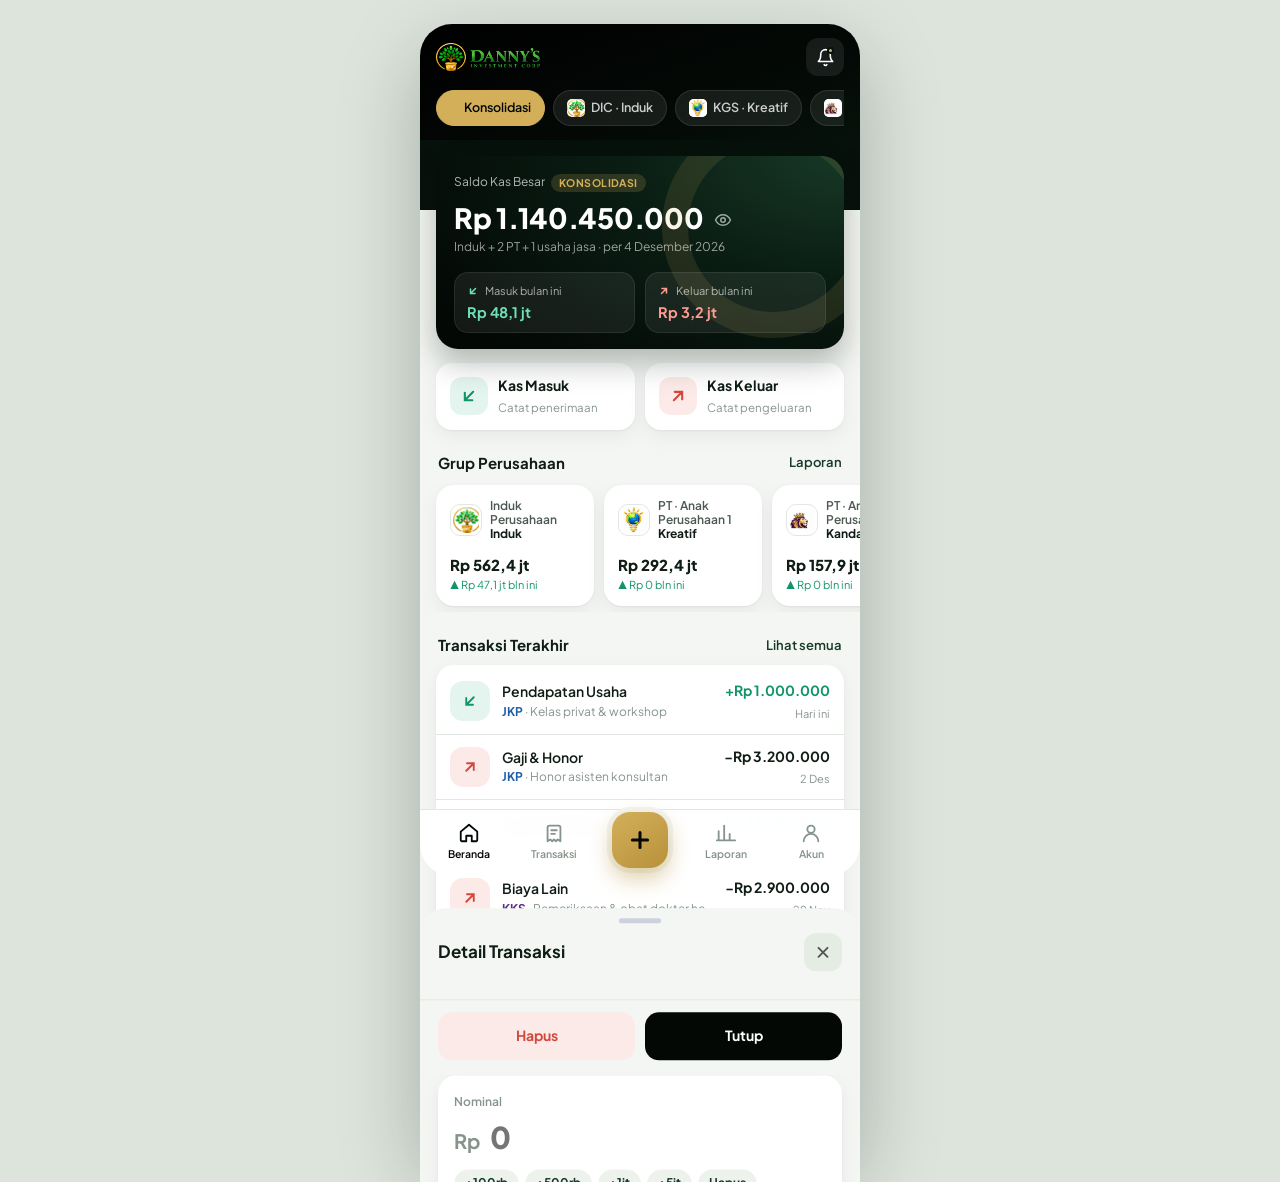
<file: investment_corp.html>
<!DOCTYPE html>
<html lang="id">
<head>
<meta charset="UTF-8">
<meta name="viewport" content="width=device-width, initial-scale=1, viewport-fit=cover">
<meta name="theme-color" content="#07130D">
<meta name="apple-mobile-web-app-capable" content="yes">
<meta name="apple-mobile-web-app-status-bar-style" content="black-translucent">
<title>Kas Besar · Dannys Investment Corp</title>
<link rel="icon" type="image/png" href="assets/img/dic-icon.png">
<link rel="preconnect" href="https://fonts.googleapis.com">
<link rel="preconnect" href="https://fonts.gstatic.com" crossorigin>
<link href="https://fonts.googleapis.com/css2?family=Plus+Jakarta+Sans:wght@400;500;600;700;800&display=swap" rel="stylesheet">
<style>
  :root{
    --navy:#030805; --navy-2:#06110B; --navy-3:#163A27;
    --gold:#D4AF5A; --gold-2:#B8913A; --gold-soft:#F6EFDD;
    --bg:#F3F6F2; --card:#FFFFFF; --ink:#0F1D15; --ink-2:#4A5A50; --ink-3:#86958B;
    --line:#E2E8E1;
    --in:#12946B; --in-soft:#E3F5EE;
    --out:#D2483D; --out-soft:#FCEAE8;
    --radius:18px;
    --shadow:0 1px 2px rgba(15,29,21,.05), 0 6px 20px rgba(15,29,21,.06);
    --safe-b:env(safe-area-inset-bottom, 0px);
  }
  *{box-sizing:border-box;-webkit-tap-highlight-color:transparent}
  html,body{margin:0;padding:0}
  body{
    font-family:"Plus Jakarta Sans",system-ui,-apple-system,"Segoe UI",Roboto,sans-serif;
    background:#DCE4DC; color:var(--ink); font-size:15px; line-height:1.4;
    -webkit-font-smoothing:antialiased;
  }
  button,input,select,textarea{font:inherit;color:inherit}
  button{cursor:pointer;border:0;background:none;padding:0}

  /* phone frame on desktop, full-bleed on mobile */
  .app{
    max-width:440px; min-height:100vh; margin:0 auto; background:var(--bg);
    position:relative; overflow-x:hidden; padding-bottom:calc(92px + var(--safe-b));
  }
  @media (min-width:600px){
    body{padding:24px 0}
    .app{min-height:calc(100vh - 48px); border-radius:32px; box-shadow:0 30px 80px rgba(7,19,13,.25); overflow:hidden}
  }

  /* ---------- Header ---------- */
  .header{
    background:linear-gradient(160deg,#000 0%,var(--navy) 60%,var(--navy-2) 100%);
    color:#fff; padding:calc(14px + env(safe-area-inset-top,0px)) 16px 0; position:sticky; top:0; z-index:20;
  }
  .brand-row{display:flex;align-items:center;gap:10px}
  .logo-mark{width:40px;height:40px;flex:none}
  .brand-logo{height:28px;width:auto;display:block;flex:none}
  .wordmark{display:flex;flex-direction:column;line-height:1}
  .wordmark b{font-weight:800;letter-spacing:.16em;font-size:15px}
  .wordmark span{font-size:9.5px;letter-spacing:.28em;color:var(--gold);font-weight:700;margin-top:4px}
  .brand-row .spacer{flex:1}
  .icon-btn{width:38px;height:38px;border-radius:12px;display:grid;place-items:center;background:rgba(255,255,255,.08);color:#fff;position:relative}
  .icon-btn .dot{position:absolute;top:9px;right:10px;width:7px;height:7px;border-radius:50%;background:var(--gold);border:2px solid var(--navy-2)}
  .scope{display:flex;gap:8px;overflow-x:auto;padding:14px 0 14px;scrollbar-width:none}
  .scope::-webkit-scrollbar{display:none}
  .chip{
    flex:none;padding:8px 13px;border-radius:999px;font-size:12.5px;font-weight:600;
    background:rgba(255,255,255,.08);color:rgba(255,255,255,.78);border:1px solid rgba(255,255,255,.1);
    display:flex;align-items:center;gap:6px;white-space:nowrap;
  }
  .chip i{width:8px;height:8px;border-radius:50%;display:inline-block}
  .chip img{width:18px;height:18px;border-radius:5px;background:#fff;object-fit:contain;margin:-2px 0}
  .variants .unit{background:#fff;padding:8px;overflow:hidden;position:relative}
  .variants .unit img{position:absolute;inset:8px;width:calc(100% - 16px);height:calc(100% - 16px);object-fit:contain}
  .chip.active{background:var(--gold);color:var(--navy);border-color:var(--gold)}

  /* ---------- Layout ---------- */
  .view{display:none;padding:0 16px}
  .view.active{display:block;animation:fade .25s ease}
  @keyframes fade{from{opacity:0;transform:translateY(6px)}to{opacity:1;transform:none}}
  .section-title{display:flex;align-items:center;justify-content:space-between;margin:22px 2px 10px}
  .section-title h3{margin:0;font-size:15px;font-weight:700}
  .section-title a,.link{color:var(--navy-3);font-size:13px;font-weight:600;text-decoration:none}
  .card{background:var(--card);border-radius:var(--radius);box-shadow:var(--shadow)}

  /* ---------- Balance ---------- */
  .hero-bg{background:linear-gradient(180deg,var(--navy-3) 0,var(--navy-3) 0) ;margin:0 -16px;padding:0 16px;
    background:linear-gradient(180deg,#06110B 0 70px,transparent 70px)}
  .balance{
    position:relative;overflow:hidden;border-radius:22px;padding:18px 18px 16px;color:#fff;
    background:radial-gradient(120% 140% at 100% 0%,#173826 0%,#0A1D13 45%,#030805 100%);
    box-shadow:0 14px 30px rgba(7,19,13,.28);
  }
  .balance::after{content:"";position:absolute;right:-40px;top:-40px;width:170px;height:170px;border-radius:50%;
    border:26px solid rgba(212,175,90,.12)}
  .balance .lbl{font-size:12px;color:rgba(255,255,255,.7);display:flex;align-items:center;gap:6px}
  .balance .lbl .tag{background:rgba(212,175,90,.18);color:var(--gold);padding:2px 8px;border-radius:999px;font-weight:700;font-size:10.5px;letter-spacing:.04em}
  .balance .amt{font-size:28px;font-weight:800;letter-spacing:-.01em;margin:6px 0 2px;display:flex;align-items:center;gap:10px}
  .balance .amt button{color:rgba(255,255,255,.6)}
  .balance .sub{font-size:12px;color:rgba(255,255,255,.6)}
  .flow{display:grid;grid-template-columns:1fr 1fr;gap:10px;margin-top:16px;position:relative;z-index:1}
  .flow div{background:rgba(255,255,255,.07);border:1px solid rgba(255,255,255,.08);border-radius:14px;padding:10px 12px}
  .flow small{display:flex;align-items:center;gap:6px;font-size:11px;color:rgba(255,255,255,.65)}
  .flow b{display:block;font-size:14.5px;margin-top:3px}
  .flow .up{color:#6FE0B6} .flow .down{color:#FF9C92}

  .actions{display:grid;grid-template-columns:1fr 1fr;gap:10px;margin-top:14px}
  .act{display:flex;align-items:center;gap:10px;padding:13px 14px;border-radius:16px;background:var(--card);box-shadow:var(--shadow);text-align:left}
  .act .ic{width:38px;height:38px;border-radius:12px;display:grid;place-items:center;flex:none}
  .act.in .ic{background:var(--in-soft);color:var(--in)}
  .act.out .ic{background:var(--out-soft);color:var(--out)}
  .act b{display:block;font-size:14px}
  .act small{color:var(--ink-3);font-size:11.5px}
  .act:active{transform:scale(.98)}

  /* subsidiaries */
  .subs{display:flex;gap:10px;overflow-x:auto;margin:0 -16px;padding:2px 16px 6px;scrollbar-width:none}
  .subs::-webkit-scrollbar{display:none}
  .sub-card{flex:none;width:158px;padding:14px;text-align:left}
  .sub-card .top{display:flex;align-items:center;gap:8px;margin-bottom:12px}
  .badge.has-img{background:#fff;border:1px solid var(--line);padding:2px;overflow:hidden}
  .badge.has-img img{width:100%;height:100%;object-fit:contain}
  .badge{width:32px;height:32px;border-radius:10px;display:grid;place-items:center;color:#fff;font-size:10.5px;font-weight:800;letter-spacing:.03em;flex:none}
  .sub-card .nm{font-size:12px;font-weight:600;color:var(--ink-2);line-height:1.2}
  .sub-card .v{font-size:15px;font-weight:800}
  .sub-card .d{font-size:11px;margin-top:2px}
  .pos{color:var(--in)} .neg{color:var(--out)}

  /* ---------- Transactions ---------- */
  .tx-list{padding:4px 0}
  .tx{display:flex;align-items:center;gap:12px;padding:12px 14px;width:100%;text-align:left}
  .tx + .tx{border-top:1px solid var(--line)}
  .tx .ic{width:40px;height:40px;border-radius:13px;display:grid;place-items:center;flex:none}
  .tx.in .ic{background:var(--in-soft);color:var(--in)}
  .tx.out .ic{background:var(--out-soft);color:var(--out)}
  .tx .mid{flex:1;min-width:0}
  .tx .t{font-weight:600;font-size:14px;white-space:nowrap;overflow:hidden;text-overflow:ellipsis}
  .tx .s{font-size:12px;color:var(--ink-3);white-space:nowrap;overflow:hidden;text-overflow:ellipsis;margin-top:2px}
  .tx .s .co{font-weight:700;color:var(--ink-2)}
  .tx .r{text-align:right;flex:none}
  .tx .r b{font-size:14px;display:block}
  .tx.in .r b{color:var(--in)} .tx.out .r b{color:var(--ink)}
  .tx .r small{font-size:11px;color:var(--ink-3)}
  .day-head{display:flex;justify-content:space-between;align-items:baseline;margin:18px 4px 8px;font-size:12.5px}
  .day-head b{font-weight:700;color:var(--ink-2)}
  .day-head span{color:var(--ink-3);font-weight:600}
  .empty{padding:36px 20px;text-align:center;color:var(--ink-3);font-size:13px}

  .toolbar{display:flex;gap:8px;margin-top:16px}
  .search{flex:1;display:flex;align-items:center;gap:8px;background:var(--card);border-radius:14px;padding:0 12px;box-shadow:var(--shadow);height:44px;color:var(--ink-3)}
  .search input{border:0;outline:0;background:none;flex:1;min-width:0;color:var(--ink)}
  .seg{display:grid;grid-template-columns:repeat(3,1fr);background:#E5ECE4;border-radius:13px;padding:4px;margin-top:12px}
  .seg button{padding:8px 0;border-radius:10px;font-size:13px;font-weight:600;color:var(--ink-2)}
  .seg button.active{background:#fff;color:var(--navy);box-shadow:0 1px 4px rgba(15,29,21,.1)}
  .sum-strip{display:grid;grid-template-columns:1fr 1fr 1fr;gap:8px;margin-top:12px}
  .sum-strip div{background:var(--card);border-radius:14px;padding:10px;box-shadow:var(--shadow)}
  .sum-strip small{font-size:10.5px;color:var(--ink-3);font-weight:600;text-transform:uppercase;letter-spacing:.05em}
  .sum-strip b{display:block;font-size:13px;margin-top:3px}

  /* ---------- Report ---------- */
  .period{display:flex;align-items:center;justify-content:space-between;margin-top:16px;background:var(--card);border-radius:14px;padding:6px;box-shadow:var(--shadow)}
  .period button{width:38px;height:38px;border-radius:10px;display:grid;place-items:center;color:var(--ink-2)}
  .period button:disabled{opacity:.3}
  .period b{font-size:14px}
  .stmt{padding:6px 16px;margin-top:12px}
  .stmt .row{display:flex;justify-content:space-between;padding:11px 0;font-size:14px}
  .stmt .row + .row{border-top:1px dashed var(--line)}
  .stmt .row span{color:var(--ink-2)}
  .stmt .row.total{border-top:1.5px solid var(--ink)!important;font-weight:800}
  .stmt .row.total span{color:var(--ink)}
  .chart{padding:16px}
  .chart .legend{display:flex;gap:14px;font-size:12px;color:var(--ink-2);margin-bottom:12px}
  .chart .legend i{display:inline-block;width:10px;height:10px;border-radius:3px;margin-right:5px;vertical-align:-1px}
  .bars{display:grid;grid-template-columns:repeat(6,1fr);gap:6px;height:150px;align-items:end;border-bottom:1px solid var(--line)}
  .bar-grp{display:flex;gap:3px;align-items:end;justify-content:center;height:100%}
  .bar-grp span{width:11px;border-radius:5px 5px 2px 2px;min-height:3px;transition:height .4s ease}
  .bar-grp .bi{background:var(--in)} .bar-grp .bo{background:var(--out)}
  .bar-grp.cur span{box-shadow:0 0 0 2px #fff,0 0 0 3.5px var(--gold)}
  .bar-lbl{display:grid;grid-template-columns:repeat(6,1fr);gap:6px;margin-top:6px;text-align:center;font-size:11px;color:var(--ink-3);font-weight:600}
  .co-row{display:flex;align-items:center;gap:12px;padding:12px 14px}
  .co-row + .co-row{border-top:1px solid var(--line)}
  .co-row .mid{flex:1;min-width:0}
  .co-row .nm{font-size:13.5px;font-weight:600;white-space:nowrap;overflow:hidden;text-overflow:ellipsis}
  .co-row .meta{font-size:11.5px;color:var(--ink-3);margin-top:2px}
  .co-row .r{text-align:right}
  .co-row .r b{font-size:14px}
  .cat-row{padding:10px 16px}
  .cat-row .top{display:flex;justify-content:space-between;font-size:13px;margin-bottom:6px}
  .cat-row .top span{color:var(--ink-2)}
  .track{height:7px;border-radius:99px;background:#EDF0F5;overflow:hidden}
  .track i{display:block;height:100%;border-radius:99px;background:linear-gradient(90deg,var(--out),#E9776C)}
  .btn-row{display:grid;grid-template-columns:1fr 1fr;gap:10px;margin-top:16px}
  .btn{height:48px;border-radius:14px;font-weight:700;font-size:14px;display:flex;align-items:center;justify-content:center;gap:8px}
  .btn.primary{background:var(--navy);color:#fff}
  .btn.ghost{background:var(--card);color:var(--navy);box-shadow:var(--shadow)}
  .btn.gold{background:var(--gold);color:var(--navy)}
  .btn.danger{background:var(--out-soft);color:var(--out)}
  .btn.block{width:100%}

  /* ---------- Account / Logo ---------- */
  .logo-show{padding:26px 18px 20px;text-align:center;background:#000;border:1px solid rgba(212,175,90,.25);color:#fff;border-radius:22px;margin-top:16px;position:relative;overflow:hidden}
  .logo-show::before{content:"";position:absolute;inset:auto -60px -90px auto;width:220px;height:220px;border-radius:50%;border:30px solid rgba(212,175,90,.1)}
  .logo-show .big-logo{width:100%;max-width:200px;height:auto;margin:0 auto;display:block;position:relative;filter:drop-shadow(0 8px 18px rgba(0,0,0,.35))}
  .logo-show .big{width:84px;height:84px;margin:0 auto 14px;display:block;filter:drop-shadow(0 10px 20px rgba(0,0,0,.25))}
  .logo-show .wm b{font-size:22px;letter-spacing:.2em;font-weight:800;display:block}
  .logo-show .wm span{font-size:10.5px;letter-spacing:.42em;color:var(--gold);font-weight:700;display:block;margin-top:6px}
  .logo-show .tagline{font-size:11.5px;color:rgba(255,255,255,.55);margin-top:12px;font-style:italic}
  .variants{display:grid;grid-template-columns:repeat(3,1fr);gap:10px;margin-top:10px}
  .variants div{border-radius:16px;height:86px;display:grid;place-items:center;box-shadow:var(--shadow)}
  .variants svg{width:46px;height:46px}
  .variants p{grid-column:1/-1;margin:2px 4px 0;font-size:11.5px;color:var(--ink-3)}
  .menu .item{display:flex;align-items:center;gap:12px;padding:14px;width:100%;text-align:left}
  .menu .item + .item{border-top:1px solid var(--line)}
  .menu .item .ic{width:36px;height:36px;border-radius:11px;background:#EDF3EC;color:var(--navy-3);display:grid;place-items:center;flex:none}
  .menu .item .mid{flex:1}
  .menu .item b{font-size:14px;font-weight:600;display:block}
  .menu .item small{font-size:12px;color:var(--ink-3)}
  .profile{display:flex;align-items:center;gap:12px;padding:14px}
  .avatar{width:46px;height:46px;border-radius:50%;background:var(--gold-soft);color:var(--gold-2);display:grid;place-items:center;font-weight:800}
  .note{font-size:11.5px;color:var(--ink-3);text-align:center;margin:18px 10px 8px}

  /* ---------- Bottom nav ---------- */
  .nav{
    position:fixed;bottom:0;left:50%;transform:translateX(-50%);width:100%;max-width:440px;z-index:30;
    background:rgba(255,255,255,.96);backdrop-filter:blur(12px);border-top:1px solid var(--line);
    display:grid;grid-template-columns:repeat(5,1fr);align-items:end;padding:6px 6px calc(8px + var(--safe-b));
  }
  @media (min-width:600px){.nav{bottom:24px;border-radius:0 0 32px 32px}}
  .nav button{display:flex;flex-direction:column;align-items:center;gap:3px;font-size:10.5px;font-weight:600;color:var(--ink-3);padding:6px 0}
  .nav button.active{color:var(--navy)}
  .nav button.active svg{stroke:var(--navy)}
  .nav .fab-wrap{display:flex;justify-content:center}
  .fab{width:56px;height:56px;border-radius:18px;margin-top:-26px;background:linear-gradient(145deg,var(--gold),var(--gold-2));color:var(--navy)!important;
    display:grid!important;place-items:center;box-shadow:0 10px 22px rgba(184,145,58,.45),0 0 0 5px var(--bg)}

  /* ---------- Sheet ---------- */
  .overlay{position:fixed;inset:0;background:rgba(8,20,38,.5);z-index:40;opacity:0;pointer-events:none;transition:opacity .25s}
  .overlay.show{opacity:1;pointer-events:auto}
  .sheet{
    position:fixed;left:50%;bottom:0;width:100%;max-width:440px;z-index:50;background:var(--bg);
    border-radius:26px 26px 0 0;transform:translate(-50%,105%);transition:transform .32s cubic-bezier(.2,.8,.2,1);
    max-height:92vh;display:flex;flex-direction:column;
  }
  .sheet.show{transform:translate(-50%,0)}
  .sheet .grab{width:42px;height:5px;border-radius:99px;background:#CBD2DD;margin:10px auto 4px}
  .sheet .sh-head{display:flex;align-items:center;justify-content:space-between;padding:6px 18px 10px}
  .sheet .sh-head h3{margin:0;font-size:17px}
  .sheet .sh-body{overflow-y:auto;padding:0 18px 18px}
  .sheet .sh-foot{padding:12px 18px calc(14px + var(--safe-b));border-top:1px solid var(--line);background:var(--bg)}
  .type-toggle{display:grid;grid-template-columns:1fr 1fr;gap:8px;background:#E5ECE4;padding:4px;border-radius:14px}
  .type-toggle button{padding:11px 0;border-radius:11px;font-weight:700;font-size:14px;color:var(--ink-2);display:flex;align-items:center;justify-content:center;gap:6px}
  .type-toggle button.on-in{background:var(--in);color:#fff}
  .type-toggle button.on-out{background:var(--out);color:#fff}
  .amount-box{background:var(--card);border-radius:18px;padding:14px 16px;margin-top:12px;box-shadow:var(--shadow)}
  .amount-box label{font-size:12px;color:var(--ink-3);font-weight:600}
  .amount-box .in-wrap{display:flex;align-items:baseline;gap:8px;margin-top:4px}
  .amount-box .in-wrap span{font-size:20px;font-weight:700;color:var(--ink-3)}
  .amount-box input{border:0;outline:0;background:none;font-size:30px;font-weight:800;width:100%;min-width:0;letter-spacing:-.01em}
  .quick{display:flex;gap:6px;flex-wrap:wrap;margin-top:10px}
  .quick button{padding:6px 11px;border-radius:999px;background:#EDF3EC;color:var(--navy-3);font-size:12px;font-weight:700}
  .field{margin-top:12px}
  .field > label{display:block;font-size:12.5px;font-weight:600;color:var(--ink-2);margin:0 2px 6px}
  .field input,.field select,.field textarea{
    width:100%;background:var(--card);border:1.5px solid var(--line);border-radius:14px;padding:12px 14px;outline:0;font-size:15px;
    appearance:none;-webkit-appearance:none;
  }
  .field select{background-image:url("data:image/svg+xml,%3Csvg xmlns='http://www.w3.org/2000/svg' width='12' height='8' viewBox='0 0 12 8'%3E%3Cpath d='M1 1l5 5 5-5' fill='none' stroke='%238792A2' stroke-width='2' stroke-linecap='round'/%3E%3C/svg%3E");background-repeat:no-repeat;background-position:right 14px center;padding-right:36px}
  .field input:focus,.field select:focus,.field textarea:focus{border-color:var(--navy-3)}
  .field textarea{resize:none;min-height:70px}
  .grid2{display:grid;grid-template-columns:1fr 1fr;gap:10px}
  .cats{display:flex;flex-wrap:wrap;gap:7px}
  .cats button{padding:8px 12px;border-radius:12px;background:var(--card);border:1.5px solid var(--line);font-size:12.5px;font-weight:600;color:var(--ink-2)}
  .cats button.sel{border-color:var(--navy);background:var(--navy);color:#fff}
  .upload{display:flex;align-items:center;gap:12px;border:1.5px dashed #C3CFC5;border-radius:14px;padding:12px 14px;background:var(--card);color:var(--ink-3);font-size:13px;width:100%;text-align:left}
  .upload b{color:var(--navy-3)}
  .err{color:var(--out);font-size:12px;margin:6px 2px 0;display:none}
  .err.show{display:block}
  .detail-amt{text-align:center;padding:10px 0 18px}
  .detail-amt .ic{width:56px;height:56px;border-radius:18px;display:grid;place-items:center;margin:0 auto 10px}
  .detail-amt b{font-size:26px;font-weight:800;display:block}
  .detail-amt small{color:var(--ink-3)}
  .kv{padding:4px 16px}
  .kv .row{display:flex;justify-content:space-between;gap:16px;padding:11px 0;font-size:13.5px}
  .kv .row + .row{border-top:1px solid var(--line)}
  .kv .row span{color:var(--ink-3);flex:none}
  .kv .row b{font-weight:600;text-align:right}

  .toast{position:fixed;left:50%;bottom:calc(100px + var(--safe-b));transform:translate(-50%,20px);background:var(--ink);color:#fff;padding:11px 16px;border-radius:14px;font-size:13px;font-weight:600;z-index:60;opacity:0;pointer-events:none;transition:.25s;display:flex;gap:8px;align-items:center;max-width:90%}
  .toast.show{opacity:1;transform:translate(-50%,0)}
  svg{flex:none}
</style>
</head>
<body>

<!-- Reusable logo symbol: "D" = induk perusahaan, 3 bar = 3 unit usaha (2 PT + 1 jasa) yang tumbuh -->
<svg width="0" height="0" style="position:absolute" aria-hidden="true">
  <defs>
    <linearGradient id="lg-bg" x1="0" y1="0" x2="1" y2="1">
      <stop offset="0" stop-color="#163A27"/><stop offset="1" stop-color="#07130D"/>
    </linearGradient>
    <linearGradient id="lg-gold" x1="0" y1="0" x2="0" y2="1">
      <stop offset="0" stop-color="#EBCB7E"/><stop offset="1" stop-color="#B8913A"/>
    </linearGradient>
    <symbol id="logo" viewBox="0 0 64 64">
      <rect width="64" height="64" rx="17" fill="url(#lg-bg)"/>
      <rect x="1" y="1" width="62" height="62" rx="16" fill="none" stroke="rgba(212,175,90,.35)" stroke-width="1"/>
      <path d="M18 14h14a18 18 0 0 1 0 36H18z" fill="none" stroke="url(#lg-gold)" stroke-width="4" stroke-linejoin="round"/>
      <rect x="24" y="37" width="4" height="7" rx="1" fill="url(#lg-gold)"/>
      <rect x="30" y="31" width="4" height="13" rx="1" fill="url(#lg-gold)"/>
      <rect x="36" y="25" width="4" height="19" rx="1" fill="url(#lg-gold)"/>
    </symbol>
    <symbol id="logo-line" viewBox="0 0 64 64">
      <path d="M18 14h14a18 18 0 0 1 0 36H18z" fill="none" stroke="currentColor" stroke-width="4" stroke-linejoin="round"/>
      <rect x="24" y="37" width="4" height="7" rx="1" fill="currentColor"/>
      <rect x="30" y="31" width="4" height="13" rx="1" fill="currentColor"/>
      <rect x="36" y="25" width="4" height="19" rx="1" fill="currentColor"/>
    </symbol>
  </defs>
</svg>

<div class="app">
  <header class="header">
    <div class="brand-row">
      <img class="brand-logo" src="assets/img/dic-logo.png" alt="Danny's Investment Corp">
      <div class="spacer"></div>
      <button class="icon-btn" aria-label="Notifikasi" onclick="toast('Belum ada notifikasi baru')">
        <svg width="19" height="19" viewBox="0 0 24 24" fill="none" stroke="currentColor" stroke-width="2" stroke-linecap="round" stroke-linejoin="round"><path d="M6 8a6 6 0 1 1 12 0c0 7 3 9 3 9H3s3-2 3-9"/><path d="M10.3 21a1.94 1.94 0 0 0 3.4 0"/></svg>
        <span class="dot"></span>
      </button>
    </div>
    <nav class="scope" id="scope"></nav>
  </header>

  <!-- ============ BERANDA ============ -->
  <section class="view active" id="view-home">
    <div class="hero-bg" style="padding-top:2px">
      <div class="balance" style="margin-top:14px">
        <div class="lbl">Saldo Kas Besar <span class="tag" id="bal-tag">KONSOLIDASI</span></div>
        <div class="amt"><span id="bal-amt">Rp 0</span>
          <button onclick="toggleHide()" aria-label="Sembunyikan saldo">
            <svg width="18" height="18" viewBox="0 0 24 24" fill="none" stroke="currentColor" stroke-width="2" stroke-linecap="round"><path d="M2 12s3.5-7 10-7 10 7 10 7-3.5 7-10 7S2 12 2 12z"/><circle cx="12" cy="12" r="3"/></svg>
          </button>
        </div>
        <div class="sub" id="bal-sub">Per hari ini</div>
        <div class="flow">
          <div><small><svg width="12" height="12" viewBox="0 0 24 24" fill="none" stroke="#6FE0B6" stroke-width="3" stroke-linecap="round"><path d="M17 7 7 17M7 8v9h9"/></svg>Masuk bulan ini</small><b class="up" id="m-in">Rp 0</b></div>
          <div><small><svg width="12" height="12" viewBox="0 0 24 24" fill="none" stroke="#FF9C92" stroke-width="3" stroke-linecap="round"><path d="M7 17 17 7M8 7h9v9"/></svg>Keluar bulan ini</small><b class="down" id="m-out">Rp 0</b></div>
        </div>
      </div>
    </div>

    <div class="actions">
      <button class="act in" onclick="openForm('in')">
        <span class="ic"><svg width="20" height="20" viewBox="0 0 24 24" fill="none" stroke="currentColor" stroke-width="2.5" stroke-linecap="round"><path d="M17 7 7 17M7 8v9h9"/></svg></span>
        <span><b>Kas Masuk</b><small>Catat penerimaan</small></span>
      </button>
      <button class="act out" onclick="openForm('out')">
        <span class="ic"><svg width="20" height="20" viewBox="0 0 24 24" fill="none" stroke="currentColor" stroke-width="2.5" stroke-linecap="round"><path d="M7 17 17 7M8 7h9v9"/></svg></span>
        <span><b>Kas Keluar</b><small>Catat pengeluaran</small></span>
      </button>
    </div>

    <div id="subs-wrap">
      <div class="section-title"><h3>Grup Perusahaan</h3><a href="#" onclick="go('report');return false">Laporan</a></div>
      <div class="subs" id="subs"></div>
    </div>

    <div class="section-title"><h3>Transaksi Terakhir</h3><a href="#" onclick="go('trx');return false">Lihat semua</a></div>
    <div class="card tx-list" id="recent"></div>
  </section>

  <!-- ============ TRANSAKSI ============ -->
  <section class="view" id="view-trx">
    <div class="toolbar">
      <label class="search">
        <svg width="18" height="18" viewBox="0 0 24 24" fill="none" stroke="currentColor" stroke-width="2" stroke-linecap="round"><circle cx="11" cy="11" r="7"/><path d="m20 20-3.5-3.5"/></svg>
        <input id="q" type="search" placeholder="Cari keterangan, kategori, no. bukti…" oninput="renderTrx()">
      </label>
    </div>
    <div class="seg" id="seg">
      <button class="active" data-f="all">Semua</button>
      <button data-f="in">Masuk</button>
      <button data-f="out">Keluar</button>
    </div>
    <div class="sum-strip">
      <div><small>Masuk</small><b class="pos" id="t-in">Rp 0</b></div>
      <div><small>Keluar</small><b class="neg" id="t-out">Rp 0</b></div>
      <div><small>Selisih</small><b id="t-net">Rp 0</b></div>
    </div>
    <div id="trx-groups"></div>
  </section>

  <!-- ============ LAPORAN ============ -->
  <section class="view" id="view-report">
    <div class="period">
      <button id="p-prev" aria-label="Bulan sebelumnya"><svg width="18" height="18" viewBox="0 0 24 24" fill="none" stroke="currentColor" stroke-width="2.5" stroke-linecap="round"><path d="m15 18-6-6 6-6"/></svg></button>
      <b id="p-label">—</b>
      <button id="p-next" aria-label="Bulan berikutnya"><svg width="18" height="18" viewBox="0 0 24 24" fill="none" stroke="currentColor" stroke-width="2.5" stroke-linecap="round"><path d="m9 18 6-6-6-6"/></svg></button>
    </div>

    <div class="section-title"><h3>Laporan Kas Besar</h3><span class="link" id="r-scope"></span></div>
    <div class="card stmt">
      <div class="row"><span>Saldo awal</span><b id="r-open">Rp 0</b></div>
      <div class="row"><span>Total kas masuk</span><b class="pos" id="r-in">Rp 0</b></div>
      <div class="row"><span>Total kas keluar</span><b class="neg" id="r-out">Rp 0</b></div>
      <div class="row total"><span>Saldo akhir</span><b id="r-close">Rp 0</b></div>
    </div>

    <div class="section-title"><h3>Arus Kas 6 Bulan</h3></div>
    <div class="card chart">
      <div class="legend"><span><i style="background:var(--in)"></i>Masuk</span><span><i style="background:var(--out)"></i>Keluar</span></div>
      <div class="bars" id="bars"></div>
      <div class="bar-lbl" id="bar-lbl"></div>
    </div>

    <div class="section-title"><h3>Saldo per Perusahaan</h3></div>
    <div class="card" id="co-list"></div>

    <div class="section-title"><h3>Pengeluaran Terbesar</h3></div>
    <div class="card" style="padding:6px 0" id="cat-list"></div>

    <div class="btn-row">
      <button class="btn ghost" onclick="toast('Ekspor Excel — segera hadir')">
        <svg width="18" height="18" viewBox="0 0 24 24" fill="none" stroke="currentColor" stroke-width="2" stroke-linecap="round"><path d="M14 3H6a2 2 0 0 0-2 2v14a2 2 0 0 0 2 2h12a2 2 0 0 0 2-2V9z"/><path d="M14 3v6h6M9 13l6 6M15 13l-6 6"/></svg>Excel</button>
      <button class="btn primary" onclick="toast('Ekspor PDF — segera hadir')">
        <svg width="18" height="18" viewBox="0 0 24 24" fill="none" stroke="currentColor" stroke-width="2" stroke-linecap="round"><path d="M12 3v12M7 10l5 5 5-5M5 21h14"/></svg>Unduh PDF</button>
    </div>
  </section>

  <!-- ============ AKUN ============ -->
  <section class="view" id="view-account">
    <div class="logo-show">
      <img class="big-logo" src="assets/img/dic-logo.png" alt="Danny's Investment Corp">
      <div class="tagline">Logo utama · pohon yang tumbuh dari modal, induk dari tiga unit usaha (2 PT + 1 jasa)</div>
    </div>
    <div class="variants" id="unit-logos"></div>

    <div class="section-title"><h3>Pengguna</h3></div>
    <div class="card profile">
      <div class="avatar">AK</div>
      <div style="flex:1"><b style="display:block">Admin Keuangan</b><small style="color:var(--ink-3)">Akses: Induk + 2 PT + 1 usaha jasa</small></div>
      <span class="chip" style="background:var(--gold-soft);color:var(--gold-2);border:0">Admin</span>
    </div>

    <div class="section-title"><h3>Struktur Perusahaan</h3></div>
    <div class="card" id="org"></div>

    <div class="section-title"><h3>Pengaturan</h3></div>
    <div class="card menu">
      <button class="item" onclick="toast('Kelola kategori — segera hadir')">
        <span class="ic"><svg width="18" height="18" viewBox="0 0 24 24" fill="none" stroke="currentColor" stroke-width="2" stroke-linecap="round"><path d="M4 6h16M4 12h16M4 18h10"/></svg></span>
        <span class="mid"><b>Kategori Kas</b><small>Atur kategori masuk & keluar</small></span>
      </button>
      <button class="item" onclick="toast('Kelola pengguna — segera hadir')">
        <span class="ic"><svg width="18" height="18" viewBox="0 0 24 24" fill="none" stroke="currentColor" stroke-width="2" stroke-linecap="round"><circle cx="9" cy="8" r="4"/><path d="M2 21a7 7 0 0 1 14 0M16 3.5a4 4 0 0 1 0 9M22 21a7 7 0 0 0-4-6.3"/></svg></span>
        <span class="mid"><b>Pengguna & Hak Akses</b><small>Kasir, approver, direksi</small></span>
      </button>
      <button class="item" onclick="resetData()">
        <span class="ic" style="background:var(--out-soft);color:var(--out)"><svg width="18" height="18" viewBox="0 0 24 24" fill="none" stroke="currentColor" stroke-width="2" stroke-linecap="round"><path d="M3 12a9 9 0 1 0 3-6.7L3 8"/><path d="M3 3v5h5"/></svg></span>
        <span class="mid"><b>Reset Data Dummy</b><small>Kembalikan contoh transaksi awal</small></span>
      </button>
    </div>
    <p class="note">Desain dummy · data disimpan di browser perangkat ini saja · v0.1</p>
  </section>

  <!-- Bottom nav -->
  <nav class="nav" id="nav">
    <button data-v="home" class="active">
      <svg width="22" height="22" viewBox="0 0 24 24" fill="none" stroke="currentColor" stroke-width="2" stroke-linecap="round" stroke-linejoin="round"><path d="M3 10.5 12 3l9 7.5V20a1 1 0 0 1-1 1h-5v-6H9v6H4a1 1 0 0 1-1-1z"/></svg>Beranda</button>
    <button data-v="trx">
      <svg width="22" height="22" viewBox="0 0 24 24" fill="none" stroke="currentColor" stroke-width="2" stroke-linecap="round" stroke-linejoin="round"><path d="M7 4h10a2 2 0 0 1 2 2v15l-3-2-2 2-2-2-2 2-2-2-3 2V6a2 2 0 0 1 2-2z"/><path d="M9 9h6M9 13h4"/></svg>Transaksi</button>
    <div class="fab-wrap"><button class="fab" aria-label="Tambah transaksi" onclick="openForm('in')">
      <svg width="26" height="26" viewBox="0 0 24 24" fill="none" stroke="currentColor" stroke-width="2.8" stroke-linecap="round"><path d="M12 5v14M5 12h14"/></svg></button></div>
    <button data-v="report">
      <svg width="22" height="22" viewBox="0 0 24 24" fill="none" stroke="currentColor" stroke-width="2" stroke-linecap="round"><path d="M4 20V10M10 20V4M16 20v-7M22 20H2"/></svg>Laporan</button>
    <button data-v="account">
      <svg width="22" height="22" viewBox="0 0 24 24" fill="none" stroke="currentColor" stroke-width="2" stroke-linecap="round"><circle cx="12" cy="8" r="4"/><path d="M4 21a8 8 0 0 1 16 0"/></svg>Akun</button>
  </nav>
</div>

<!-- ============ SHEET: Input Transaksi ============ -->
<div class="overlay" id="overlay" onclick="closeSheets()"></div>

<div class="sheet" id="sheet-form" role="dialog" aria-modal="true" aria-labelledby="form-title">
  <div class="grab"></div>
  <div class="sh-head">
    <h3 id="form-title">Catat Transaksi Kas</h3>
    <button class="icon-btn" style="background:#E5ECE4;color:var(--ink-2)" onclick="closeSheets()" aria-label="Tutup">
      <svg width="18" height="18" viewBox="0 0 24 24" fill="none" stroke="currentColor" stroke-width="2.5" stroke-linecap="round"><path d="M18 6 6 18M6 6l12 12"/></svg></button>
  </div>
  <div class="sh-body">
    <div class="type-toggle" id="type-toggle">
      <button data-t="in">
        <svg width="16" height="16" viewBox="0 0 24 24" fill="none" stroke="currentColor" stroke-width="3" stroke-linecap="round"><path d="M17 7 7 17M7 8v9h9"/></svg>Kas Masuk</button>
      <button data-t="out">
        <svg width="16" height="16" viewBox="0 0 24 24" fill="none" stroke="currentColor" stroke-width="3" stroke-linecap="round"><path d="M7 17 17 7M8 7h9v9"/></svg>Kas Keluar</button>
    </div>

    <div class="amount-box">
      <label for="f-amount">Nominal</label>
      <div class="in-wrap"><span>Rp</span><input id="f-amount" inputmode="numeric" autocomplete="off" placeholder="0"></div>
      <div class="quick" id="quick">
        <button data-a="100000">+100rb</button><button data-a="500000">+500rb</button>
        <button data-a="1000000">+1jt</button><button data-a="5000000">+5jt</button><button data-a="0">Hapus</button>
      </div>
      <div class="err" id="e-amount">Nominal wajib diisi.</div>
    </div>

    <div class="field">
      <label for="f-company">Perusahaan</label>
      <select id="f-company"></select>
    </div>

    <div class="field">
      <label>Kategori</label>
      <div class="cats" id="f-cats"></div>
      <div class="err" id="e-cat">Pilih salah satu kategori.</div>
    </div>

    <div class="grid2">
      <div class="field"><label for="f-date">Tanggal</label><input type="date" id="f-date"></div>
      <div class="field"><label for="f-ref">No. Bukti</label><input id="f-ref" placeholder="Otomatis"></div>
    </div>

    <div class="field">
      <label for="f-party" id="f-party-lbl">Diterima dari</label>
      <input id="f-party" placeholder="Nama orang / instansi">
    </div>

    <div class="field">
      <label for="f-note">Keterangan</label>
      <textarea id="f-note" placeholder="Contoh: Pembayaran sewa kantor bulan November"></textarea>
    </div>

    <div class="field">
      <label>Bukti Transaksi</label>
      <button class="upload" onclick="toast('Unggah foto nota — segera hadir')">
        <svg width="22" height="22" viewBox="0 0 24 24" fill="none" stroke="currentColor" stroke-width="2" stroke-linecap="round"><path d="M14.5 4h-5L7 7H4a1 1 0 0 0-1 1v11a1 1 0 0 0 1 1h16a1 1 0 0 0 1-1V8a1 1 0 0 0-1-1h-3z"/><circle cx="12" cy="13" r="3.5"/></svg>
        <span><b>Foto nota / kwitansi</b><br>Opsional · JPG, PNG, PDF</span>
      </button>
    </div>
  </div>
  <div class="sh-foot">
    <button class="btn primary block" id="f-save">Simpan Transaksi</button>
  </div>
</div>

<!-- ============ SHEET: Detail ============ -->
<div class="sheet" id="sheet-detail" role="dialog" aria-modal="true">
  <div class="grab"></div>
  <div class="sh-head">
    <h3>Detail Transaksi</h3>
    <button class="icon-btn" style="background:#E5ECE4;color:var(--ink-2)" onclick="closeSheets()" aria-label="Tutup">
      <svg width="18" height="18" viewBox="0 0 24 24" fill="none" stroke="currentColor" stroke-width="2.5" stroke-linecap="round"><path d="M18 6 6 18M6 6l12 12"/></svg></button>
  </div>
  <div class="sh-body" id="detail-body"></div>
  <div class="sh-foot">
    <div class="btn-row" style="margin:0">
      <button class="btn danger" id="d-del">Hapus</button>
      <button class="btn primary" onclick="closeSheets()">Tutup</button>
    </div>
  </div>
</div>

<div class="toast" id="toast"></div>

<script>
/* ================= DATA ================= */
const COMPANIES = [
  { id:'induk', code:'DIC', name:'Dannys Investment Corp',   short:'Induk',     icon:'assets/img/dic-icon.png', logo:'assets/img/dic-logo.png', role:'Induk Perusahaan',          biz:'Holding · pengelola investasi grup', color:'#2E8B3E', open:500000000 },
  { id:'a',     code:'KGS', name:'PT Kreatif Global Studio', short:'Kreatif',   role:'PT · Anak Perusahaan 1',     biz:'Studio kreatif, desain & produksi video', icon:'assets/img/kgs-icon.png', logo:'assets/img/kgs-logo.png', color:'#D99A1E', open:120000000 },
  { id:'b',     code:'KKS', name:'PT Koleksi Kandang Sultan', short:'Kandang', role:'PT · Anak Perusahaan 2',     biz:'Koleksi & perawatan hewan premium',   icon:'assets/img/kks-icon.png', logo:'assets/img/kks-logo.png', color:'#5B2A86', open: 85000000 },
  { id:'c',     code:'JKP', name:'Jasa Konsultan Pribadi',   short:'Konsultan', role:'Jasa · Usaha Perorangan',    biz:'Konsultasi bisnis & pendampingan pribadi', icon:'assets/img/jkp-icon.png', logo:'assets/img/jkp-logo.png', color:'#1F5FA8', open: 40000000 },
];
const CATS = {
  in:  ['Setoran Modal','Pendapatan Usaha','Dividen & Bagi Hasil','Pinjaman Diterima','Pengembalian Dana','Penerimaan Lain'],
  out: ['Operasional','Gaji & Honor','Dana ke Unit Usaha','Pembelian Aset','Pajak','Sewa','Biaya Lain'],
};
const badge = c => c.icon ? `<span class="badge has-img"><img src="${c.icon}" alt="${c.code}"></span>` : `<span class="badge" style="background:${c.color}">${c.code}</span>`;
const GROUP_LABEL = 'Induk + 2 PT + 1 usaha jasa';
const STORE_KEY = 'dic_kasbesar_v2';
const co = id => COMPANIES.find(c => c.id === id);

const pad = n => String(n).padStart(2,'0');
const iso = d => `${d.getFullYear()}-${pad(d.getMonth()+1)}-${pad(d.getDate())}`;
const today = iso(new Date());
const ym = s => s.slice(0,7);

function seedData(){
  let s = 20261114; const rnd = () => (s = (s*1103515245 + 12345) % 2147483648) / 2147483648;
  const pick = a => a[Math.floor(rnd()*a.length)];
  // Contoh transaksi per unit usaha: [kategori, keterangan, pihak, min jt, max jt]
  const P = {
    induk: {
      in: [
        ['Setoran Modal','Setoran modal pemegang saham',['Bpk. Danny Mamesah'],20,60],
        ['Dividen & Bagi Hasil','Dividen PT Kreatif Global Studio',['PT Kreatif Global Studio'],8,25],
        ['Dividen & Bagi Hasil','Dividen PT Koleksi Kandang Sultan',['PT Koleksi Kandang Sultan'],6,20],
        ['Dividen & Bagi Hasil','Bagi hasil Jasa Konsultan Pribadi',['Jasa Konsultan Pribadi'],3,10],
        ['Pengembalian Dana','Pengembalian dana talangan unit usaha',['PT Kreatif Global Studio','PT Koleksi Kandang Sultan'],5,15],
      ],
      out: [
        ['Dana ke Unit Usaha','Modal kerja PT Kreatif Global Studio',['PT Kreatif Global Studio'],10,30],
        ['Dana ke Unit Usaha','Modal kerja PT Koleksi Kandang Sultan',['PT Koleksi Kandang Sultan'],10,30],
        ['Dana ke Unit Usaha','Modal kerja Jasa Konsultan Pribadi',['Jasa Konsultan Pribadi'],3,10],
        ['Gaji & Honor','Gaji staf keuangan & admin',['Staf Induk'],6,12],
        ['Operasional','ATK & kebutuhan kantor pusat',['Toko Sumber Rezeki'],0.3,2],
        ['Pajak','Setor PPh Badan',['Kantor Pajak'],3,10],
        ['Sewa','Sewa kantor pusat',['PT Graha Properti'],8,15],
      ],
    },
    a: { // PT Kreatif Global Studio
      in: [
        ['Pendapatan Usaha','Proyek desain logo & brand identity',['CV Mitra Jaya','Kopi Senja','Toko Sumber Rezeki'],3,15],
        ['Pendapatan Usaha','Produksi video promosi',['PT Sinar Abadi','Hotel Nusantara','Klinik Sehat'],8,30],
        ['Pendapatan Usaha','Kelola media sosial bulanan',['Kopi Senja','Klinik Sehat','Bakery Manis'],3,8],
        ['Pendapatan Usaha','Pendapatan sponsor & Adsense YouTube',['Google Asia Pacific','Sponsor Channel'],2,12],
      ],
      out: [
        ['Gaji & Honor','Honor desainer grafis',['Tim Desain'],4,9],
        ['Gaji & Honor','Honor editor video',['Tim Editor'],4,9],
        ['Operasional','Langganan Adobe & software editing',['Adobe Systems'],0.8,1.5],
        ['Pembelian Aset','Pembelian kamera, lensa & lighting',['Toko Kamera Jaya'],8,25],
        ['Sewa','Sewa studio produksi',['Studio Kemang'],5,10],
        ['Biaya Lain','Biaya iklan Meta & Google Ads',['Meta Platforms','Google Ads'],1,5],
      ],
    },
    b: { // PT Koleksi Kandang Sultan
      in: [
        ['Pendapatan Usaha','Penjualan koleksi',['Bpk. Hendra','Bpk. Rudi','H. Salim','Komunitas Pecinta Satwa'],8,40],
        ['Pendapatan Usaha','Jasa titip rawat koleksi',['Bpk. Hendra','Ibu Ratna'],2,6],
        ['Penerimaan Lain','Hadiah kontes & pameran',['Panitia Kontes Nasional'],3,15],
      ],
      out: [
        ['Pembelian Aset','Pembelian koleksi baru',['Peternak Bogor','Breeder Surabaya'],10,40],
        ['Operasional','Pakan & vitamin',['Toko Pakan Makmur'],1.5,5],
        ['Biaya Lain','Pemeriksaan & obat dokter hewan',['drh. Andi'],0.5,3],
        ['Operasional','Perawatan & kebersihan kandang',['Tim Kandang'],1,3],
        ['Gaji & Honor','Honor perawat kandang',['Tim Kandang'],3,6],
        ['Sewa','Sewa lahan kandang',['Bpk. Joko'],4,8],
      ],
    },
    c: { // Jasa Konsultan Pribadi (non-PT)
      in: [
        ['Pendapatan Usaha','Fee konsultasi bisnis',['CV Mitra Jaya','Bu Ratna','UD Sejahtera'],2,8],
        ['Pendapatan Usaha','Retainer konsultasi bulanan',['PT Sinar Abadi','Hotel Nusantara'],5,12],
        ['Pendapatan Usaha','Pendampingan perizinan usaha',['UD Sejahtera','Kopi Senja'],3,10],
        ['Pendapatan Usaha','Kelas privat & workshop',['Peserta Workshop'],1,5],
      ],
      out: [
        ['Biaya Lain','Transport & akomodasi ke klien',['Traveloka','Grab'],0.3,3],
        ['Biaya Lain','Konsumsi meeting klien',['Kafe Bintang'],0.2,1],
        ['Operasional','Langganan internet & software',['Telkom Indonesia','Zoom'],0.4,1],
        ['Pajak','Setor PPh Final 0,5%',['Kantor Pajak'],0.2,1],
        ['Gaji & Honor','Honor asisten konsultan',['Asisten Pribadi'],2,4],
      ],
    },
  };
  const txs = []; const counter = {};
  const now = new Date();
  for (let back = 170; back >= 0; back--){
    const d = new Date(now); d.setDate(d.getDate() - back);
    const n = rnd() < .3 ? 0 : (rnd() < .65 ? 1 : 2);
    for (let k = 0; k < n; k++){
      const company = pick(['induk','a','a','b','b','c','c']);
      const type = rnd() < (company === 'induk' ? .4 : .5) ? 'in' : 'out';
      const [category, note, parties, lo, hi] = pick(P[company][type]);
      const amount = Math.max(50000, Math.round((lo + rnd()*(hi-lo)) * 1e6 / 50000) * 50000);
      txs.push(makeTx({ date: iso(d), type, company, category, amount, party: pick(parties), note }, counter));
    }
  }
  return txs.reverse();
}
function makeTx(t, counter){
  const pre = t.type === 'in' ? 'KM' : 'KK';
  const key = pre + t.company + ym(t.date);
  counter[key] = (counter[key] || 0) + 1;
  return { id: Math.random().toString(36).slice(2,10), by:'Admin Keuangan', created: Date.now(),
    ref: t.ref || `${pre}/${co(t.company).code}/${t.date.slice(2,4)}${t.date.slice(5,7)}/${String(counter[key]).padStart(3,'0')}`, ...t };
}
function load(){
  try { const raw = localStorage.getItem(STORE_KEY); if (raw) return JSON.parse(raw); } catch(e){}
  return seedData();
}
function save(){ try { localStorage.setItem(STORE_KEY, JSON.stringify(state.txs)); } catch(e){} }

const state = { txs: load(), scope:'all', filter:'all', view:'home', hide:false, reportMonth: ym(today), formType:'in', formCat:null };

/* ================= HELPERS ================= */
const rp = n => (n < 0 ? '−' : '') + 'Rp ' + Math.abs(Math.round(n)).toLocaleString('id-ID');
const rpShort = n => {
  const a = Math.abs(n), sign = n < 0 ? '−' : '';
  if (a >= 1e9) return sign + 'Rp ' + (a/1e9).toLocaleString('id-ID',{maximumFractionDigits:2}) + ' M';
  if (a >= 1e6) return sign + 'Rp ' + (a/1e6).toLocaleString('id-ID',{maximumFractionDigits:1}) + ' jt';
  if (a >= 1e3) return sign + 'Rp ' + Math.round(a/1e3) + ' rb';
  return rp(n);
};
const mask = s => state.hide ? 'Rp ••••••' : s;
const inScope = t => state.scope === 'all' || t.company === state.scope;
const scoped = () => state.txs.filter(inScope);
const openBal = () => state.scope === 'all' ? COMPANIES.reduce((a,c)=>a+c.open,0) : co(state.scope).open;
const sum = (arr, type) => arr.filter(t => t.type === type).reduce((a,t)=>a+t.amount,0);
const balanceOf = (arr, base) => base + sum(arr,'in') - sum(arr,'out');
const monthName = (m, opt={month:'long',year:'numeric'}) => new Date(m+'-01T00:00:00').toLocaleDateString('id-ID', opt);
const shiftMonth = (m, n) => { const d = new Date(m+'-01T00:00:00'); d.setMonth(d.getMonth()+n); return iso(d).slice(0,7); };
function dayLabel(s){
  const y = new Date(); y.setDate(y.getDate()-1);
  if (s === today) return 'Hari ini';
  if (s === iso(y)) return 'Kemarin';
  return new Date(s+'T00:00:00').toLocaleDateString('id-ID',{weekday:'short',day:'numeric',month:'short',year:'numeric'});
}
const sorted = arr => [...arr].sort((a,b)=> b.date.localeCompare(a.date) || b.created - a.created);
const esc = s => String(s ?? '').replace(/[&<>"']/g, c => ({'&':'&amp;','<':'&lt;','>':'&gt;','"':'&quot;',"'":'&#39;'}[c]));

const ICON_IN  = '<svg width="18" height="18" viewBox="0 0 24 24" fill="none" stroke="currentColor" stroke-width="2.5" stroke-linecap="round"><path d="M17 7 7 17M7 8v9h9"/></svg>';
const ICON_OUT = '<svg width="18" height="18" viewBox="0 0 24 24" fill="none" stroke="currentColor" stroke-width="2.5" stroke-linecap="round"><path d="M7 17 17 7M8 7h9v9"/></svg>';

function txRow(t){
  const c = co(t.company);
  return `<button class="tx ${t.type}" onclick="openDetail('${t.id}')">
    <span class="ic">${t.type==='in'?ICON_IN:ICON_OUT}</span>
    <span class="mid"><div class="t">${esc(t.category)}</div>
      <div class="s"><span class="co" style="color:${c.color}">${c.code}</span> · ${esc(t.note || t.party || '-')}</div></span>
    <span class="r"><b>${t.type==='in'?'+':'−'}${mask(rp(t.amount)).replace('Rp ','Rp ')}</b><small>${t.date===today?'Hari ini':new Date(t.date+'T00:00:00').toLocaleDateString('id-ID',{day:'numeric',month:'short'})}</small></span>
  </button>`;
}

/* ================= RENDER ================= */
function renderScope(){
  const items = [{id:'all', code:'Semua', color:'#D4AF5A', label:'Konsolidasi'}, ...COMPANIES.map(c=>({id:c.id, color:c.color, icon:c.icon, label: c.id==='induk' ? 'DIC · Induk' : `${c.code} · ${c.short}`}))];
  document.getElementById('scope').innerHTML = items.map(i =>
    `<button class="chip ${state.scope===i.id?'active':''}" data-s="${i.id}">${i.icon?`<img src="${i.icon}" alt="">`:`<i style="background:${i.color};${i.id==='induk'?'box-shadow:0 0 0 1.5px #D4AF5A':''}"></i>`}${i.label}</button>`).join('');
}

function renderHome(){
  const arr = scoped(), m = ym(today);
  const monthArr = arr.filter(t => ym(t.date) === m);
  document.getElementById('bal-amt').textContent = mask(rp(balanceOf(arr, openBal())));
  document.getElementById('bal-tag').textContent = state.scope === 'all' ? 'KONSOLIDASI' : co(state.scope).code;
  document.getElementById('bal-sub').textContent = (state.scope === 'all' ? GROUP_LABEL : co(state.scope).name) + ' · per ' + new Date().toLocaleDateString('id-ID',{day:'numeric',month:'long',year:'numeric'});
  document.getElementById('m-in').textContent  = mask(rpShort(sum(monthArr,'in')));
  document.getElementById('m-out').textContent = mask(rpShort(sum(monthArr,'out')));

  document.getElementById('subs-wrap').style.display = state.scope === 'all' ? '' : 'none';
  document.getElementById('subs').innerHTML = COMPANIES.map(c => {
    const ca = state.txs.filter(t=>t.company===c.id), cm = ca.filter(t=>ym(t.date)===m);
    const net = sum(cm,'in') - sum(cm,'out');
    return `<button class="card sub-card" data-s="${c.id}">
      <div class="top">${badge(c)}<span class="nm">${c.role}<br><b style="color:var(--ink)">${c.short}</b></span></div>
      <div class="v">${mask(rpShort(balanceOf(ca,c.open)))}</div>
      <div class="d ${net>=0?'pos':'neg'}">${net>=0?'▲':'▼'} ${mask(rpShort(Math.abs(net)))} bln ini</div>
    </button>`;
  }).join('');

  const recent = sorted(arr).slice(0,6);
  document.getElementById('recent').innerHTML = recent.length ? recent.map(txRow).join('') : '<div class="empty">Belum ada transaksi.</div>';
}

function renderTrx(){
  const q = document.getElementById('q').value.trim().toLowerCase();
  let arr = scoped().filter(t => state.filter === 'all' || t.type === state.filter);
  if (q) arr = arr.filter(t => [t.category,t.note,t.party,t.ref,co(t.company).code].join(' ').toLowerCase().includes(q));
  const tin = sum(arr,'in'), tout = sum(arr,'out');
  document.getElementById('t-in').textContent = mask(rpShort(tin));
  document.getElementById('t-out').textContent = mask(rpShort(tout));
  const net = document.getElementById('t-net'); net.textContent = mask(rpShort(tin-tout)); net.className = tin-tout>=0?'pos':'neg';

  const groups = {};
  sorted(arr).slice(0,120).forEach(t => (groups[t.date] ||= []).push(t));
  const keys = Object.keys(groups);
  document.getElementById('trx-groups').innerHTML = keys.length ? keys.map(d => {
    const g = groups[d], n = sum(g,'in') - sum(g,'out');
    return `<div class="day-head"><b>${dayLabel(d)}</b><span class="${n>=0?'pos':'neg'}">${n>=0?'+':'−'}${mask(rpShort(Math.abs(n)))}</span></div>
      <div class="card tx-list">${g.map(txRow).join('')}</div>`;
  }).join('') : '<div class="card empty" style="margin-top:16px">Tidak ada transaksi yang cocok.</div>';
}

function renderReport(){
  const m = state.reportMonth, arr = scoped();
  document.getElementById('p-label').textContent = monthName(m);
  document.getElementById('p-next').disabled = m >= ym(today);
  document.getElementById('r-scope').textContent = state.scope === 'all' ? 'Konsolidasi' : co(state.scope).code;
  const before = arr.filter(t => ym(t.date) < m), during = arr.filter(t => ym(t.date) === m);
  const open = balanceOf(before, openBal()), tin = sum(during,'in'), tout = sum(during,'out');
  document.getElementById('r-open').textContent = mask(rp(open));
  document.getElementById('r-in').textContent = mask(rp(tin));
  document.getElementById('r-out').textContent = mask(rp(tout));
  document.getElementById('r-close').textContent = mask(rp(open + tin - tout));

  const months = [...Array(6)].map((_,i)=>shiftMonth(m, i-5));
  const data = months.map(mm => { const a = arr.filter(t=>ym(t.date)===mm); return { mm, i:sum(a,'in'), o:sum(a,'out') }; });
  const max = Math.max(1, ...data.flatMap(d=>[d.i,d.o]));
  document.getElementById('bars').innerHTML = data.map(d =>
    `<div class="bar-grp ${d.mm===m?'cur':''}" title="${monthName(d.mm)}"><span class="bi" style="height:${d.i/max*100}%"></span><span class="bo" style="height:${d.o/max*100}%"></span></div>`).join('');
  document.getElementById('bar-lbl').innerHTML = data.map(d => `<span>${monthName(d.mm,{month:'short'})}</span>`).join('');

  const list = state.scope === 'all' ? COMPANIES : [co(state.scope)];
  document.getElementById('co-list').innerHTML = list.map(c => {
    const ca = state.txs.filter(t=>t.company===c.id), cb = ca.filter(t=>ym(t.date)<=m), cm = ca.filter(t=>ym(t.date)===m);
    return `<div class="co-row">${badge(c)}
      <div class="mid"><div class="nm">${c.name}</div><div class="meta"><span class="pos">+${mask(rpShort(sum(cm,'in')))}</span> · <span class="neg">−${mask(rpShort(sum(cm,'out')))}</span></div></div>
      <div class="r"><b>${mask(rpShort(balanceOf(cb,c.open)))}</b></div></div>`;
  }).join('');

  const byCat = {};
  during.filter(t=>t.type==='out').forEach(t => byCat[t.category] = (byCat[t.category]||0) + t.amount);
  const cats = Object.entries(byCat).sort((a,b)=>b[1]-a[1]).slice(0,5);
  const cmax = cats.length ? cats[0][1] : 1;
  document.getElementById('cat-list').innerHTML = cats.length ? cats.map(([k,v]) =>
    `<div class="cat-row"><div class="top"><span>${esc(k)}</span><b>${mask(rpShort(v))}</b></div><div class="track"><i style="width:${v/cmax*100}%"></i></div></div>`).join('')
    : '<div class="empty">Tidak ada pengeluaran di bulan ini.</div>';
}

function renderOrg(){
  document.getElementById('org').innerHTML = COMPANIES.map((c,i) =>
    `<div class="co-row" style="${i>0?'padding-left:30px':''}">
      ${i>0?'<svg width="14" height="14" viewBox="0 0 24 24" fill="none" stroke="#C3CFC5" stroke-width="2" style="margin-left:-6px"><path d="M4 2v12h16"/></svg>':''}
      ${badge(c)}
      <div class="mid"><div class="nm">${c.name}</div><div class="meta">${c.role} · ${c.biz}</div></div></div>`).join('');
  const units = COMPANIES.filter(c => c.logo && c.id !== 'induk');
  document.getElementById('unit-logos').innerHTML = units.map(c =>
    `<div class="unit" title="${esc(c.name)}"><img src="${c.logo}" alt="Logo ${esc(c.name)}"></div>`).join('')
    + `<p>Logo unit usaha: ${units.map(c => c.name).join(', ')}.</p>`;
}

function render(){
  renderScope(); renderHome();
  if (state.view === 'trx') renderTrx();
  if (state.view === 'report') renderReport();
  if (state.view === 'account') renderOrg();
}

/* ================= NAV / EVENTS ================= */
function go(v){
  state.view = v;
  document.querySelectorAll('.view').forEach(el => el.classList.toggle('active', el.id === 'view-'+v));
  document.querySelectorAll('#nav [data-v]').forEach(b => b.classList.toggle('active', b.dataset.v === v));
  window.scrollTo({top:0});
  render();
}
document.getElementById('nav').addEventListener('click', e => { const b = e.target.closest('[data-v]'); if (b) go(b.dataset.v); });
document.addEventListener('click', e => {
  const s = e.target.closest('[data-s]'); if (!s) return;
  state.scope = s.dataset.s; render();
  document.querySelector(`#scope [data-s="${state.scope}"]`)?.scrollIntoView({inline:'center',block:'nearest',behavior:'smooth'});
});
document.getElementById('seg').addEventListener('click', e => {
  const b = e.target.closest('[data-f]'); if (!b) return;
  state.filter = b.dataset.f;
  document.querySelectorAll('#seg button').forEach(x => x.classList.toggle('active', x === b));
  renderTrx();
});
document.getElementById('p-prev').onclick = () => { state.reportMonth = shiftMonth(state.reportMonth,-1); renderReport(); };
document.getElementById('p-next').onclick = () => { state.reportMonth = shiftMonth(state.reportMonth, 1); renderReport(); };
function toggleHide(){ state.hide = !state.hide; render(); }

/* ================= FORM ================= */
const $ = id => document.getElementById(id);
$('f-company').innerHTML = COMPANIES.map(c => `<option value="${c.id}">${c.code} — ${c.name}</option>`).join('');

function setType(t){
  state.formType = t; state.formCat = null;
  document.querySelectorAll('#type-toggle button').forEach(b => b.className = b.dataset.t === t ? 'on-'+t : '');
  $('f-cats').innerHTML = CATS[t].map(c => `<button type="button" data-c="${c}">${c}</button>`).join('');
  $('f-party-lbl').textContent = t === 'in' ? 'Diterima dari' : 'Dibayarkan kepada';
  $('f-save').className = 'btn block ' + (t === 'in' ? '' : '');
  $('f-save').style.background = t === 'in' ? 'var(--in)' : 'var(--out)';
  $('f-save').style.color = '#fff';
  $('f-save').textContent = t === 'in' ? 'Simpan Kas Masuk' : 'Simpan Kas Keluar';
}
$('type-toggle').addEventListener('click', e => { const b = e.target.closest('[data-t]'); if (b) setType(b.dataset.t); });
$('f-cats').addEventListener('click', e => {
  const b = e.target.closest('[data-c]'); if (!b) return;
  state.formCat = b.dataset.c;
  document.querySelectorAll('#f-cats button').forEach(x => x.classList.toggle('sel', x === b));
  $('e-cat').classList.remove('show');
});
const amountVal = () => Number($('f-amount').value.replace(/\D/g,'')) || 0;
const setAmount = n => $('f-amount').value = n ? n.toLocaleString('id-ID') : '';
$('f-amount').addEventListener('input', () => { setAmount(amountVal()); $('e-amount').classList.remove('show'); });
$('quick').addEventListener('click', e => { const b = e.target.closest('[data-a]'); if (!b) return; const a = +b.dataset.a; setAmount(a ? amountVal() + a : 0); $('e-amount').classList.remove('show'); });

function openForm(type){
  setType(type);
  setAmount(0); $('f-date').value = today; $('f-date').max = today;
  $('f-ref').value = ''; $('f-party').value = ''; $('f-note').value = '';
  $('f-company').value = state.scope === 'all' ? 'induk' : state.scope;
  document.querySelectorAll('.err').forEach(e => e.classList.remove('show'));
  showSheet('sheet-form');
  setTimeout(() => $('f-amount').focus(), 320);
}
$('f-save').onclick = () => {
  const amount = amountVal(); let ok = true;
  if (!amount) { $('e-amount').classList.add('show'); ok = false; }
  if (!state.formCat) { $('e-cat').classList.add('show'); ok = false; }
  if (!ok) return;
  const counter = {};
  const date = $('f-date').value || today, company = $('f-company').value, pre = state.formType === 'in' ? 'KM' : 'KK';
  state.txs.filter(t => t.company === company && t.type === state.formType && ym(t.date) === ym(date))
    .forEach(() => counter[pre+company+ym(date)] = (counter[pre+company+ym(date)]||0)+1);
  const tx = makeTx({ date, type: state.formType, company, category: state.formCat, amount,
    party: $('f-party').value.trim(), note: $('f-note').value.trim(), ref: $('f-ref').value.trim() || undefined }, counter);
  state.txs.push(tx); save();
  closeSheets(); render();
  toast(`${state.formType==='in'?'Kas masuk':'Kas keluar'} ${rp(amount)} tersimpan · ${tx.ref}`);
};

/* ================= DETAIL ================= */
function openDetail(id){
  const t = state.txs.find(x => x.id === id); if (!t) return;
  const c = co(t.company);
  $('detail-body').innerHTML = `
    <div class="detail-amt">
      <div class="ic" style="background:${t.type==='in'?'var(--in-soft)':'var(--out-soft)'};color:${t.type==='in'?'var(--in)':'var(--out)'}">${t.type==='in'?ICON_IN:ICON_OUT}</div>
      <b class="${t.type==='in'?'pos':''}">${t.type==='in'?'+':'−'}${rp(t.amount)}</b>
      <small>${t.type==='in'?'Kas Masuk':'Kas Keluar'} · ${esc(t.category)}</small>
    </div>
    <div class="card kv">
      <div class="row"><span>No. Bukti</span><b>${esc(t.ref)}</b></div>
      <div class="row"><span>Tanggal</span><b>${new Date(t.date+'T00:00:00').toLocaleDateString('id-ID',{weekday:'long',day:'numeric',month:'long',year:'numeric'})}</b></div>
      <div class="row"><span>Perusahaan</span><b style="display:flex;align-items:center;gap:8px;justify-content:flex-end;color:${c.color}">${c.icon?`<img src="${c.icon}" alt="" style="width:22px;height:22px;border-radius:6px;object-fit:contain">`:''}${c.name}</b></div>
      <div class="row"><span>${t.type==='in'?'Diterima dari':'Dibayar kepada'}</span><b>${esc(t.party||'-')}</b></div>
      <div class="row"><span>Keterangan</span><b>${esc(t.note||'-')}</b></div>
      <div class="row"><span>Dicatat oleh</span><b>${esc(t.by)}</b></div>
      <div class="row"><span>Status</span><b><span class="chip" style="background:var(--in-soft);color:var(--in);border:0;padding:3px 10px;display:inline-flex">Tercatat</span></b></div>
    </div>`;
  $('d-del').onclick = () => {
    if (!confirm('Hapus transaksi ' + t.ref + '?')) return;
    state.txs = state.txs.filter(x => x.id !== id); save(); closeSheets(); render(); toast('Transaksi dihapus');
  };
  showSheet('sheet-detail');
}

/* ================= SHEET / TOAST ================= */
function showSheet(id){ $('overlay').classList.add('show'); $(id).classList.add('show'); document.body.style.overflow='hidden'; }
function closeSheets(){ document.querySelectorAll('.sheet,.overlay').forEach(el => el.classList.remove('show')); document.body.style.overflow=''; }
document.addEventListener('keydown', e => { if (e.key === 'Escape') closeSheets(); });
let toastTimer;
function toast(msg){
  const el = $('toast');
  el.innerHTML = `<svg width="16" height="16" viewBox="0 0 24 24" fill="none" stroke="#D4AF5A" stroke-width="3" stroke-linecap="round"><path d="m5 12 5 5L20 7"/></svg>${esc(msg)}`;
  el.classList.add('show'); clearTimeout(toastTimer); toastTimer = setTimeout(() => el.classList.remove('show'), 2600);
}
function resetData(){
  if (!confirm('Kembalikan data contoh? Transaksi yang Anda input akan hilang.')) return;
  state.txs = seedData(); save(); render(); toast('Data dummy dikembalikan');
}

render();
</script>
</body>
</html>
</file>
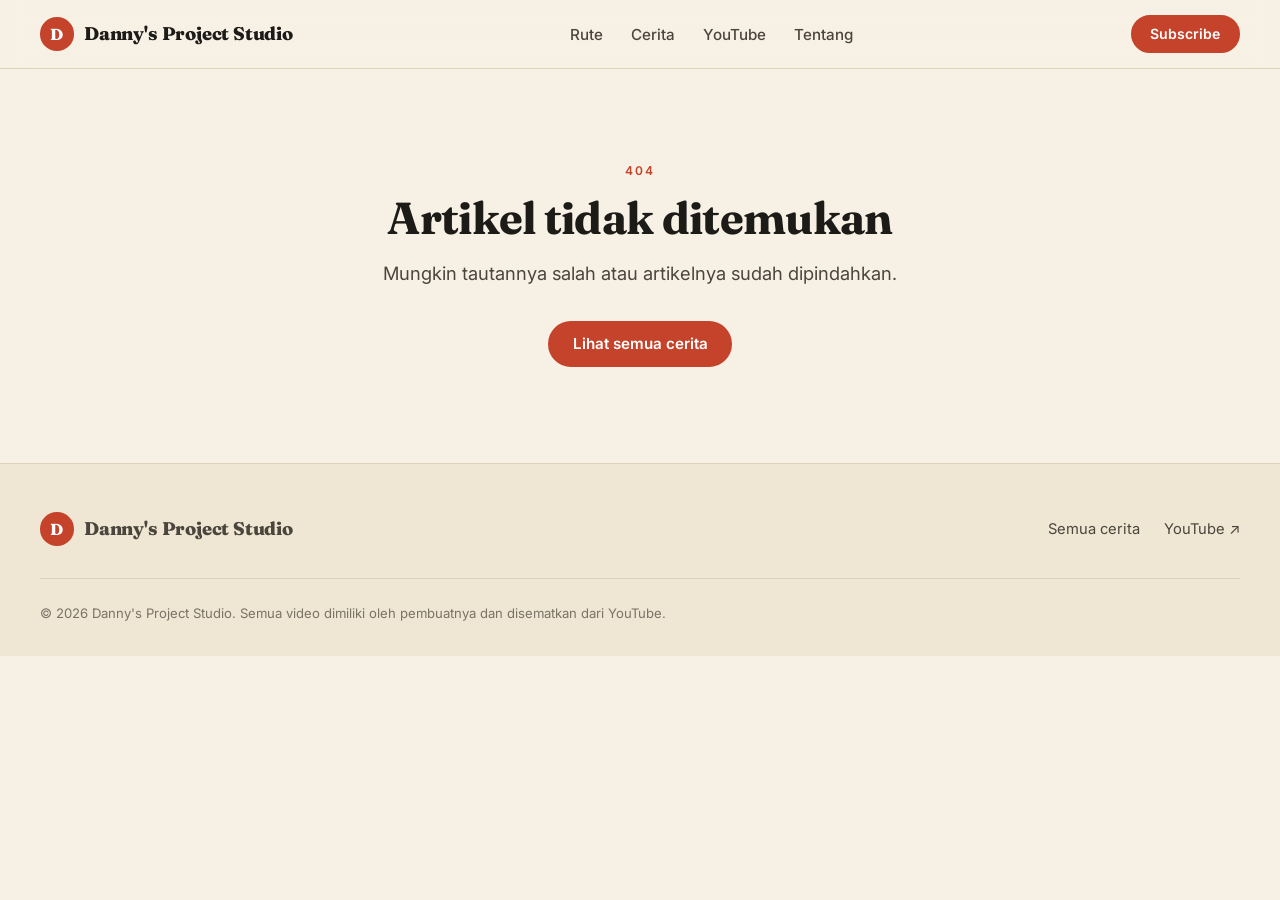
<file: _backup/v2/article.html>
<!DOCTYPE html>
<html lang="id">
<head>
<meta charset="UTF-8">
<meta name="viewport" content="width=device-width, initial-scale=1.0">
<title>Artikel — Danny's Project Studio</title>
<meta name="description" content="Cerita perjalanan dari Danny's Project Studio.">
<meta property="og:type" content="article">
<meta property="og:title" content="Danny's Project Studio">
<meta property="og:description" content="Cerita perjalanan dari Danny's Project Studio.">
<meta property="og:image" content="">
<meta name="theme-color" content="#f7f1e5">
<link rel="preconnect" href="https://fonts.googleapis.com">
<link rel="preconnect" href="https://fonts.gstatic.com" crossorigin>
<link rel="stylesheet" href="https://fonts.googleapis.com/css2?family=Fraunces:ital,opsz,wght@0,9..144,400;0,9..144,600;0,9..144,700;0,9..144,800;1,9..144,600&family=Inter:wght@400;500;600&display=swap">
<link rel="stylesheet" href="assets/style.css">
</head>
<body data-page="article">

<header class="site-header">
  <div class="wrap nav">
    <a class="brand" href="index.html" aria-label="Danny's Project Studio, beranda">
      <span class="brand-mark">D</span>Danny's Project Studio
    </a>
    <button class="nav-toggle" type="button" aria-label="Buka menu" aria-expanded="false">
      <svg viewBox="0 0 24 24" fill="none" stroke="currentColor" stroke-width="2" stroke-linecap="round"><path d="M4 7h16M4 12h16M4 17h16"/></svg>
    </button>
    <ul class="nav-links">
      <li><a href="index.html#rute">Rute</a></li>
      <li><a href="index.html#cerita">Cerita</a></li>
      <li><a href="index.html#youtube">YouTube</a></li>
      <li><a href="index.html#tentang">Tentang</a></li>
    </ul>
    <a class="btn btn-primary nav-cta" href="https://www.youtube.com/@dannymamesahstudio?sub_confirmation=1" target="_blank" rel="noopener">Subscribe</a>
  </div>
</header>

<main id="article-root"></main>

<footer class="site-footer">
  <div class="wrap">
    <div class="footer-top">
      <a class="brand" href="index.html"><span class="brand-mark">D</span>Danny's Project Studio</a>
      <ul class="footer-links">
        <li><a href="index.html#cerita">Semua cerita</a></li>
        <li><a href="https://www.youtube.com/@dannymamesahstudio" target="_blank" rel="noopener">YouTube ↗</a></li>
      </ul>
    </div>
    <p class="footer-bottom">© <span id="year">2026</span> Danny's Project Studio. Semua video dimiliki oleh pembuatnya dan disematkan dari YouTube.</p>
  </div>
</footer>

<script src="assets/data.js"></script>
<script src="assets/app.js"></script>
</body>
</html>
</file>
<file: _backup/v2/assets/style.css>
/* ============ TOKENS ============ */
:root {
  --paper: #f7f1e5;
  --paper-2: #efe6d3;
  --card: #fffaf0;
  --ink: #1d1b17;
  --ink-soft: #4b463d;
  --ink-mute: #7a7366;
  --line: #ddd2bb;
  --accent: #c4432a;
  --accent-dark: #9f321d;
  --teal: #1f4e4a;
  --radius: 14px;
  --shadow: 0 1px 2px rgba(40, 30, 10, .06), 0 12px 32px -12px rgba(40, 30, 10, .22);
  --serif: 'Fraunces', Georgia, serif;
  --sans: 'Inter', system-ui, -apple-system, 'Segoe UI', sans-serif;
  --ease: cubic-bezier(.22, 1, .36, 1);
}

* { margin: 0; padding: 0; box-sizing: border-box; }
html { scroll-behavior: smooth; }
body {
  background: var(--paper);
  color: var(--ink);
  font: 400 1rem/1.65 var(--sans);
  -webkit-font-smoothing: antialiased;
}
img { max-width: 100%; display: block; }
a { color: inherit; }
::selection { background: var(--accent); color: #fff; }
:focus-visible { outline: 3px solid var(--accent); outline-offset: 3px; border-radius: 4px; }

.wrap { width: min(1200px, 100% - 3rem); margin-inline: auto; }
.wrap-narrow { width: min(760px, 100% - 3rem); margin-inline: auto; }
.sr-only { position: absolute; width: 1px; height: 1px; overflow: hidden; clip: rect(0 0 0 0); white-space: nowrap; }

.eyebrow {
  font: 600 .75rem/1 var(--sans);
  letter-spacing: .18em;
  text-transform: uppercase;
  color: var(--accent);
}
.h-display {
  font: 800 clamp(2.4rem, 6.2vw, 4.8rem)/1.02 var(--serif);
  letter-spacing: -.02em;
}
.h-section {
  font: 700 clamp(1.8rem, 3.8vw, 2.8rem)/1.1 var(--serif);
  letter-spacing: -.015em;
}
.lead { font-size: 1.15rem; color: var(--ink-soft); max-width: 34rem; }

/* ============ BUTTONS ============ */
.btn {
  display: inline-flex; align-items: center; gap: .6rem;
  padding: .85rem 1.4rem;
  border-radius: 999px;
  font: 600 .95rem/1 var(--sans);
  text-decoration: none;
  border: 2px solid var(--ink);
  background: transparent; color: var(--ink);
  cursor: pointer;
  transition: background .25s var(--ease), color .25s var(--ease), border-color .25s var(--ease), transform .25s var(--ease);
}
.btn:hover { transform: translateY(-2px); }
.btn-primary { background: var(--accent); border-color: var(--accent); color: #fff; }
.btn-primary:hover { background: var(--accent-dark); border-color: var(--accent-dark); }
.btn-ghost:hover { background: var(--ink); color: var(--paper); }
.btn svg { width: 1.15em; height: 1.15em; flex: none; }

/* ============ HEADER ============ */
.site-header {
  position: sticky; top: 0; z-index: 50;
  background: color-mix(in srgb, var(--paper) 88%, transparent);
  backdrop-filter: blur(12px);
  border-bottom: 1px solid var(--line);
}
.nav { display: flex; align-items: center; justify-content: space-between; gap: 1rem; height: 4.25rem; }
.brand { display: flex; align-items: center; gap: .65rem; text-decoration: none; font: 800 1.15rem/1 var(--serif); letter-spacing: -.01em; }
.brand-mark {
  width: 2.1rem; height: 2.1rem; border-radius: 50%;
  background: var(--accent); color: #fff;
  display: grid; place-items: center;
  font: 800 1rem/1 var(--serif);
}
.nav-links { display: flex; align-items: center; gap: 1.75rem; list-style: none; }
.nav-links a { text-decoration: none; font-weight: 500; font-size: .95rem; color: var(--ink-soft); transition: color .2s; }
.nav-links a:hover { color: var(--accent); }
.nav-toggle { display: none; background: none; border: 0; padding: .5rem; cursor: pointer; color: var(--ink); }
.nav-toggle svg { width: 1.6rem; height: 1.6rem; }
.nav .btn { padding: .65rem 1.1rem; font-size: .88rem; }

@media (max-width: 820px) {
  .nav-toggle { display: block; }
  .nav .btn-primary.nav-cta { display: none; }
  .nav-links {
    position: absolute; top: 100%; left: 0; right: 0;
    flex-direction: column; align-items: stretch; gap: 0;
    background: var(--paper);
    border-bottom: 1px solid var(--line);
    padding: .5rem 1.5rem 1rem;
    display: none;
  }
  .nav-links.open { display: flex; }
  .nav-links a { display: block; padding: .85rem 0; border-bottom: 1px solid var(--line); }
  .nav-links li:last-child a { border: 0; }
}

/* ============ HERO ============ */
.hero { padding: clamp(2.5rem, 6vw, 5rem) 0 clamp(2.5rem, 5vw, 4rem); }
.hero-grid { display: grid; grid-template-columns: 1.05fr 1fr; gap: clamp(2rem, 5vw, 4.5rem); align-items: center; }
.hero h1 { margin: 1.1rem 0 1.4rem; }
.hero h1 em { font-style: italic; font-weight: 600; color: var(--accent); }
.hero-actions { display: flex; flex-wrap: wrap; gap: .85rem; margin-top: 2rem; }

.hero-card {
  position: relative; display: block; text-decoration: none;
  border-radius: 20px; overflow: hidden;
  box-shadow: var(--shadow);
  background: var(--ink);
  color: #fff;
}
.hero-card-img { aspect-ratio: 16 / 9; overflow: hidden; }
.hero-card img { width: 100%; height: 100%; object-fit: cover; transition: transform 1.2s var(--ease); }
.hero-card:hover img { transform: scale(1.05); }
.hero-card-body { padding: 1.4rem 1.6rem 1.6rem; }
.hero-card-body .tag { background: var(--accent); }
.hero-card-title { font: 700 clamp(1.3rem, 2.4vw, 1.75rem)/1.2 var(--serif); margin: .8rem 0 .5rem; }
.hero-card-meta { font-size: .85rem; opacity: .85; }
.hero-card .play { position: absolute; top: 1.25rem; right: 1.25rem; }
@media (max-width: 900px) {
  .hero-grid { grid-template-columns: 1fr; }
}

.play {
  width: 3.6rem; height: 3.6rem; border-radius: 50%;
  background: rgba(255,255,255,.94); color: var(--accent);
  display: grid; place-items: center;
  box-shadow: 0 6px 20px rgba(0,0,0,.3);
  transition: transform .3s var(--ease), background .3s;
}
.play svg { width: 1.4rem; height: 1.4rem; margin-left: 3px; }
a:hover > .play, .video-facade:hover .play, .card:hover .play { transform: scale(1.1); background: #fff; }

/* ============ MARQUEE ============ */
.marquee { border-block: 1px solid var(--line); background: var(--paper-2); overflow: hidden; padding: .9rem 0; }
.marquee-track { display: flex; gap: 2.5rem; width: max-content; animation: scroll 38s linear infinite; font: 600 1.05rem/1 var(--serif); font-style: italic; color: var(--ink-soft); }
.marquee-track span { display: inline-flex; align-items: center; gap: 2.5rem; white-space: nowrap; }
.marquee-track span::after { content: '✦'; color: var(--accent); font-style: normal; font-size: .8rem; }
@keyframes scroll { to { transform: translateX(-50%); } }

/* ============ SECTIONS ============ */
section { padding: clamp(3.5rem, 7vw, 6rem) 0; }
.section-head { display: flex; justify-content: space-between; align-items: flex-end; gap: 1.5rem; flex-wrap: wrap; margin-bottom: 2.5rem; }
.section-head .h-section { margin-top: .8rem; }
.section-head p { color: var(--ink-soft); max-width: 28rem; }

/* ============ ROUTES ============ */
.routes { display: grid; grid-template-columns: repeat(4, 1fr); gap: 1.1rem; }
.route {
  position: relative; border: 0; text-align: left; font: inherit; color: #fff;
  aspect-ratio: 3 / 4; border-radius: var(--radius); overflow: hidden;
  cursor: pointer; background: var(--ink); isolation: isolate;
}
.route img { position: absolute; inset: 0; width: 100%; height: 100%; object-fit: cover; z-index: -2; transition: transform .9s var(--ease); }
.route:hover img { transform: scale(1.07); }
.route::after { content: ''; position: absolute; inset: 0; z-index: -1; background: linear-gradient(to top, rgba(15,10,0,.94) 0%, rgba(15,10,0,.8) 32%, rgba(15,10,0,.05) 75%); }
.route-body { position: absolute; inset: auto 0 0 0; padding: 1.2rem; }
.route-count { font: 600 .72rem/1 var(--sans); letter-spacing: .14em; text-transform: uppercase; opacity: .85; }
.route-name { font: 700 1.5rem/1.1 var(--serif); margin: .4rem 0; }
.route-places { font-size: .88rem; opacity: .9; }
.route-blurb { font-size: .82rem; opacity: .75; margin-top: .5rem; max-height: 0; overflow: hidden; transition: max-height .4s var(--ease); }
.route:hover .route-blurb, .route:focus-visible .route-blurb { max-height: 6rem; }
@media (max-width: 960px) { .routes { grid-template-columns: repeat(2, 1fr); } }
@media (max-width: 480px) { .routes { grid-template-columns: 1fr; } .route { aspect-ratio: 16 / 10; } .route-blurb { max-height: 6rem; } }

/* ============ FILTERS ============ */
.filters { display: flex; flex-wrap: wrap; gap: .6rem; margin-bottom: 2rem; }
.chip {
  padding: .55rem 1.1rem; border-radius: 999px;
  border: 1.5px solid var(--line); background: transparent;
  font: 500 .9rem/1 var(--sans); color: var(--ink-soft); cursor: pointer;
  transition: all .2s var(--ease);
}
.chip:hover { border-color: var(--ink); color: var(--ink); }
.chip[aria-pressed="true"] { background: var(--ink); border-color: var(--ink); color: var(--paper); }

/* ============ CARDS ============ */
.grid { display: grid; grid-template-columns: repeat(3, 1fr); gap: 1.75rem 1.5rem; }
@media (max-width: 960px) { .grid { grid-template-columns: repeat(2, 1fr); } }
@media (max-width: 600px) { .grid { grid-template-columns: 1fr; } }

.card {
  display: flex; flex-direction: column; text-decoration: none;
  background: var(--card); border: 1px solid var(--line); border-radius: var(--radius);
  overflow: hidden;
  transition: transform .35s var(--ease), box-shadow .35s var(--ease);
}
.card:hover { transform: translateY(-5px); box-shadow: var(--shadow); }
.card-thumb { position: relative; aspect-ratio: 16 / 9; overflow: hidden; background: var(--paper-2); }
.card-thumb img { width: 100%; height: 100%; object-fit: cover; transition: transform .8s var(--ease); }
.card:hover .card-thumb img { transform: scale(1.06); }
.card-thumb .play { position: absolute; right: .9rem; bottom: .9rem; width: 2.8rem; height: 2.8rem; }
.card-thumb .play svg { width: 1.1rem; height: 1.1rem; }
.card-body { padding: 1.2rem 1.3rem 1.4rem; display: flex; flex-direction: column; gap: .6rem; flex: 1; }
.card-meta { display: flex; align-items: center; gap: .6rem; font-size: .8rem; color: var(--ink-mute); flex-wrap: wrap; }
.card-title { font: 700 1.2rem/1.25 var(--serif); letter-spacing: -.005em; }
.card:hover .card-title { color: var(--accent); }
.card-excerpt { font-size: .93rem; color: var(--ink-soft); display: -webkit-box; -webkit-line-clamp: 3; -webkit-box-orient: vertical; overflow: hidden; }
.card-more { margin-top: auto; padding-top: .4rem; font: 600 .88rem/1 var(--sans); color: var(--accent); }

.tag {
  display: inline-block; padding: .3rem .65rem; border-radius: 999px;
  font: 600 .68rem/1 var(--sans); letter-spacing: .1em; text-transform: uppercase;
  background: var(--teal); color: #fff;
}
.tag-soft { background: var(--paper-2); color: var(--ink-soft); }

.empty { color: var(--ink-mute); padding: 3rem 0; text-align: center; }

/* ============ YOUTUBE BAND ============ */
.yt-band { background: var(--teal); color: #f4efe1; }
.yt-band .eyebrow { color: #f0b9a6; }
.yt-grid { display: grid; grid-template-columns: 1fr 1.2fr; gap: clamp(2rem, 5vw, 4rem); align-items: center; }
.yt-grid p { color: #d3dcd6; margin: 1.1rem 0 1.8rem; max-width: 30rem; }
.yt-band .btn-ghost { border-color: #f4efe1; color: #f4efe1; }
.yt-band .btn-ghost:hover { background: #f4efe1; color: var(--teal); }
@media (max-width: 900px) { .yt-grid { grid-template-columns: 1fr; } }

/* ============ VIDEO FACADE ============ */
.video-wrap { border-radius: 16px; overflow: hidden; box-shadow: 0 20px 50px -20px rgba(0,0,0,.5); background: #000; aspect-ratio: 16 / 9; }
.video-facade { position: relative; width: 100%; height: 100%; border: 0; padding: 0; cursor: pointer; background: #000; display: block; }
.video-facade img { width: 100%; height: 100%; object-fit: cover; opacity: .92; transition: opacity .3s; }
.video-facade:hover img { opacity: 1; }
.video-facade .play { position: absolute; top: 50%; left: 50%; translate: -50% -50%; width: 4.6rem; height: 4.6rem; background: var(--accent); color: #fff; }
.video-facade:hover .play { background: var(--accent-dark); }
.video-wrap iframe { width: 100%; height: 100%; border: 0; display: block; }

/* ============ ABOUT ============ */
.about-grid { display: grid; grid-template-columns: 1fr 1.1fr; gap: clamp(2rem, 5vw, 4rem); align-items: start; }
.about-grid p { color: var(--ink-soft); margin-top: 1.2rem; }
.topics { display: flex; flex-wrap: wrap; gap: .6rem; margin-top: 1.8rem; }
.topics .tag { background: transparent; color: var(--ink); border: 1.5px solid var(--ink); padding: .5rem .9rem; font-size: .74rem; }
@media (max-width: 860px) { .about-grid { grid-template-columns: 1fr; } }

/* ============ FOOTER ============ */
.site-footer { border-top: 1px solid var(--line); background: var(--paper-2); padding: 3rem 0 2rem; font-size: .92rem; color: var(--ink-soft); }
.footer-top { display: flex; justify-content: space-between; align-items: center; gap: 1.5rem; flex-wrap: wrap; padding-bottom: 2rem; border-bottom: 1px solid var(--line); }
.footer-links { display: flex; gap: 1.5rem; list-style: none; flex-wrap: wrap; }
.footer-links a { text-decoration: none; }
.footer-links a:hover { color: var(--accent); }
.footer-bottom { padding-top: 1.5rem; font-size: .82rem; color: var(--ink-mute); }

/* ============ ARTICLE PAGE ============ */
.article-head { padding: clamp(2rem, 5vw, 3.5rem) 0 1.5rem; }
.crumbs { font-size: .85rem; color: var(--ink-mute); margin-bottom: 1.4rem; }
.crumbs a { text-decoration: none; }
.crumbs a:hover { color: var(--accent); }
.article-head h1 { font: 800 clamp(2rem, 5vw, 3.4rem)/1.08 var(--serif); letter-spacing: -.02em; margin: 1rem 0 1.2rem; }
.article-meta { display: flex; flex-wrap: wrap; align-items: center; gap: .6rem 1rem; font-size: .9rem; color: var(--ink-mute); }
.article-video { margin: 1.5rem auto 0; width: min(1000px, 100% - 3rem); }
.article-body { padding: 2.5rem 0 1rem; }
.article-body p { font-size: 1.12rem; line-height: 1.8; color: var(--ink-soft); margin-bottom: 1.4rem; }
.article-body p:first-child::first-letter {
  float: left; font: 800 4.2rem/.85 var(--serif); color: var(--accent);
  padding: .35rem .6rem 0 0;
}
.article-cta { margin: 2rem 0 0; padding: 1.6rem; background: var(--card); border: 1px solid var(--line); border-radius: var(--radius); display: flex; justify-content: space-between; align-items: center; gap: 1rem; flex-wrap: wrap; }
.article-cta strong { font: 700 1.15rem/1.3 var(--serif); display: block; }
.article-cta span { font-size: .9rem; color: var(--ink-mute); }

.pager { display: grid; grid-template-columns: 1fr 1fr; gap: 1rem; margin-top: 3rem; }
.pager a { display: block; padding: 1.1rem 1.3rem; border: 1px solid var(--line); border-radius: var(--radius); text-decoration: none; background: var(--card); transition: border-color .2s, transform .2s var(--ease); }
.pager a:hover { border-color: var(--accent); transform: translateY(-2px); }
.pager small { display: block; font: 600 .7rem/1 var(--sans); letter-spacing: .14em; text-transform: uppercase; color: var(--ink-mute); margin-bottom: .45rem; }
.pager strong { font: 700 1rem/1.3 var(--serif); }
.pager .next { text-align: right; grid-column: 2; }
@media (max-width: 600px) { .pager { grid-template-columns: 1fr; } .pager .next { grid-column: 1; } }

/* ============ REVEAL ============ */
.reveal { opacity: 0; transform: translateY(24px); transition: opacity .8s var(--ease), transform .8s var(--ease); }
.reveal.in { opacity: 1; transform: none; }

@media (prefers-reduced-motion: reduce) {
  html { scroll-behavior: auto; }
  *, *::before, *::after { animation: none !important; transition-duration: .01ms !important; }
  .reveal { opacity: 1; transform: none; }
}
</file>
